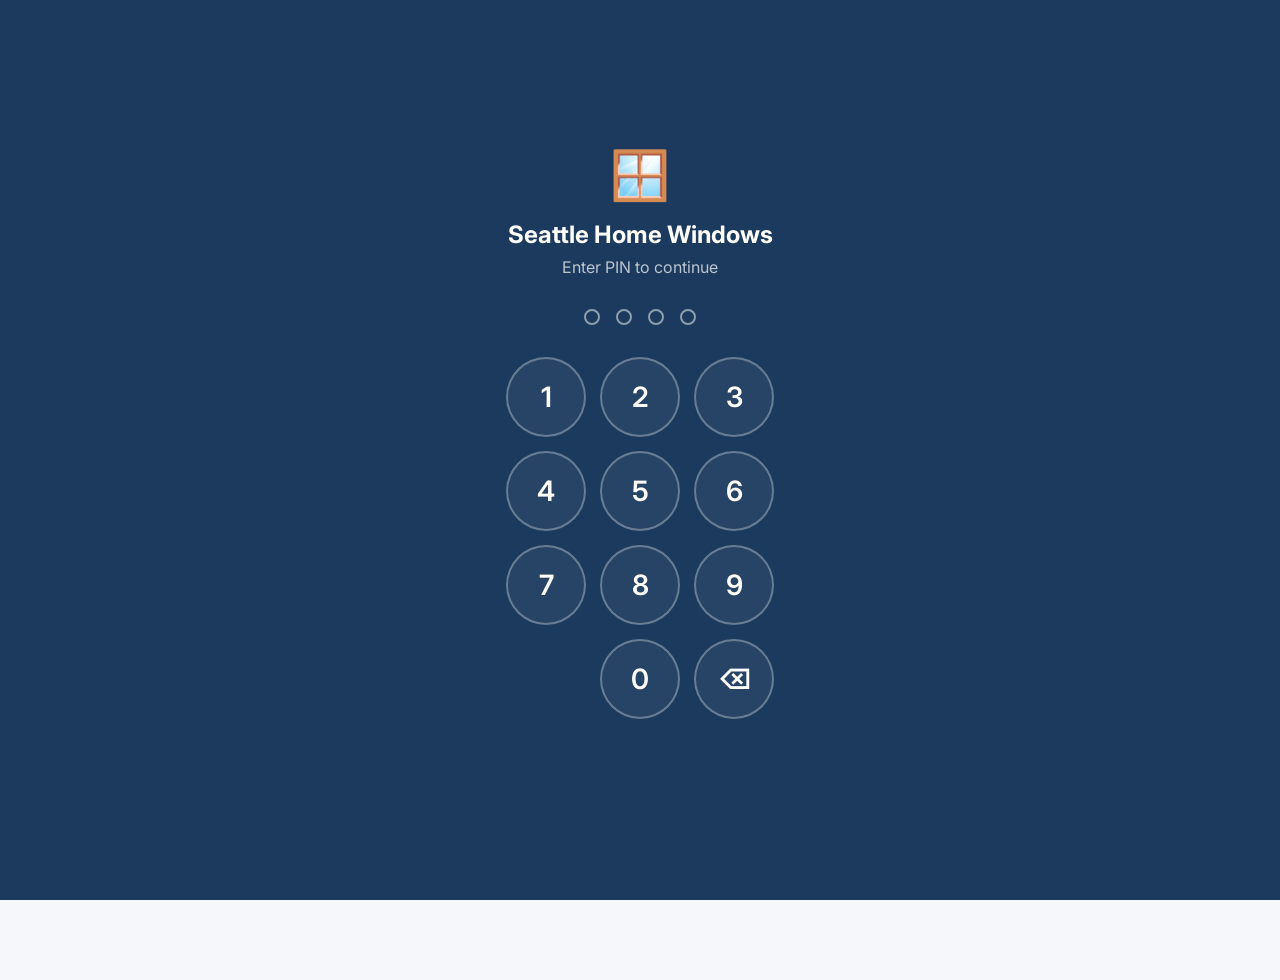
<file: index.html>
<!DOCTYPE html>
<html lang="en">
<head>
  <meta charset="UTF-8">
  <meta name="viewport" content="width=device-width, initial-scale=1.0, user-scalable=no">
  <title>Seattle Home Windows</title>
  <link rel="manifest" href="manifest.json">
  <meta name="theme-color" content="#1c3a5e">
  <meta name="apple-mobile-web-app-capable" content="yes">
  <meta name="apple-mobile-web-app-status-bar-style" content="black-translucent">
  <link rel="icon" href="icon-192.png">
  <link rel="apple-touch-icon" href="icon-192.png">
  <link rel="stylesheet" href="styles.css">
</head>
<body>
  <div class="login-screen">
    <div style="font-size:48px;margin-bottom:16px;">🪟</div>
    <h1>Seattle Home Windows</h1>
    <p>Enter PIN to continue</p>
    <div class="pin-dots" id="pinDots">
      <div class="pin-dot"></div>
      <div class="pin-dot"></div>
      <div class="pin-dot"></div>
      <div class="pin-dot"></div>
    </div>
    <div class="pin-pad">
      <button class="pin-key" onclick="pressKey('1')">1</button>
      <button class="pin-key" onclick="pressKey('2')">2</button>
      <button class="pin-key" onclick="pressKey('3')">3</button>
      <button class="pin-key" onclick="pressKey('4')">4</button>
      <button class="pin-key" onclick="pressKey('5')">5</button>
      <button class="pin-key" onclick="pressKey('6')">6</button>
      <button class="pin-key" onclick="pressKey('7')">7</button>
      <button class="pin-key" onclick="pressKey('8')">8</button>
      <button class="pin-key" onclick="pressKey('9')">9</button>
      <button class="pin-key empty"></button>
      <button class="pin-key" onclick="pressKey('0')">0</button>
      <button class="pin-key" onclick="deleteKey()">⌫</button>
    </div>
    <div class="pin-error" id="pinError"></div>
  </div>

  <script>
    // If already authed, go to jobs
    if (sessionStorage.getItem('shw_pin') === '1234') {
      window.location.href = 'jobs.html';
    }

    let pin = '';
    const dots = document.querySelectorAll('.pin-dot');
    const error = document.getElementById('pinError');

    function updateDots() {
      dots.forEach((d, i) => d.classList.toggle('filled', i < pin.length));
    }

    function pressKey(n) {
      if (pin.length >= 4) return;
      pin += n;
      error.textContent = '';
      updateDots();
      if (pin.length === 4) {
        setTimeout(() => {
          if (pin === '1234') {
            sessionStorage.setItem('shw_pin', '1234');
            window.location.href = 'jobs.html';
          } else {
            error.textContent = 'Wrong PIN';
            pin = '';
            updateDots();
            dots.forEach(d => {
              d.style.borderColor = '#ff6b6b';
              setTimeout(() => d.style.borderColor = '', 500);
            });
          }
        }, 200);
      }
    }

    function deleteKey() {
      pin = pin.slice(0, -1);
      error.textContent = '';
      updateDots();
    }

    // Register service worker
    if ('serviceWorker' in navigator) {
      navigator.serviceWorker.register('sw.js').catch(e => console.log('SW:', e));
    }
  </script>
</body>
</html>
</file>
<file: styles.css>
/* Seattle Home Windows — App Styles */
@import url('https://fonts.googleapis.com/css2?family=Inter:wght@400;500;600;700&display=swap');

:root {
  --navy: #1c3a5e;
  --navy-light: #2a5a8e;
  --blue-gray: #e8f0f8;
  --white: #ffffff;
  --light-bg: #f5f7fa;
  --text: #1a1a2e;
  --text-muted: #6b7280;
  --border: #d1d5db;
  --success: #27ae60;
  --warning: #f39c12;
  --danger: #e74c3c;
  --shadow: 0 2px 8px rgba(0,0,0,0.08);
  --shadow-lg: 0 4px 16px rgba(0,0,0,0.12);
  --radius: 12px;
  --radius-sm: 8px;
}

* { margin: 0; padding: 0; box-sizing: border-box; }

body {
  font-family: 'Inter', -apple-system, BlinkMacSystemFont, sans-serif;
  background: var(--light-bg);
  color: var(--text);
  min-height: 100vh;
  padding-bottom: 80px;
  -webkit-font-smoothing: antialiased;
}

/* Header */
.app-header {
  background: var(--navy);
  color: white;
  padding: 16px 20px;
  display: flex;
  align-items: center;
  justify-content: space-between;
  position: sticky;
  top: 0;
  z-index: 100;
  box-shadow: var(--shadow);
}
.app-header h1 {
  font-size: 18px;
  font-weight: 700;
}
.app-header .back-btn {
  color: white;
  text-decoration: none;
  font-size: 24px;
  line-height: 1;
  padding: 4px 8px;
}
.header-actions { display: flex; gap: 8px; }
.header-btn {
  background: rgba(255,255,255,0.15);
  color: white;
  border: none;
  padding: 8px 16px;
  border-radius: var(--radius-sm);
  font-size: 14px;
  font-weight: 600;
  cursor: pointer;
}
.header-btn:active { background: rgba(255,255,255,0.25); }

/* Bottom Nav */
.bottom-nav {
  position: fixed;
  bottom: 0;
  left: 0;
  right: 0;
  background: var(--white);
  border-top: 1px solid var(--border);
  display: flex;
  justify-content: space-around;
  padding: 8px 0;
  padding-bottom: max(8px, env(safe-area-inset-bottom));
  z-index: 100;
}
.nav-item {
  display: flex;
  flex-direction: column;
  align-items: center;
  text-decoration: none;
  color: var(--text-muted);
  font-size: 11px;
  font-weight: 500;
  gap: 2px;
  padding: 4px 12px;
}
.nav-item.active { color: var(--navy); }
.nav-item .nav-icon { font-size: 22px; }

/* Container */
.container { padding: 16px; max-width: 600px; margin: 0 auto; }

/* Cards */
.card {
  background: var(--white);
  border-radius: var(--radius);
  padding: 16px;
  margin-bottom: 12px;
  box-shadow: var(--shadow);
}
.card-header {
  display: flex;
  justify-content: space-between;
  align-items: center;
  margin-bottom: 12px;
}
.card-title {
  font-size: 16px;
  font-weight: 700;
  color: var(--navy);
}

/* Badges */
.badge {
  display: inline-block;
  padding: 4px 10px;
  border-radius: 20px;
  font-size: 11px;
  font-weight: 600;
  color: white;
}

/* Forms */
.form-group { margin-bottom: 14px; }
.form-label {
  display: block;
  font-size: 13px;
  font-weight: 600;
  color: var(--text-muted);
  margin-bottom: 4px;
}
.form-input, .form-select, .form-textarea {
  width: 100%;
  padding: 10px 12px;
  border: 1.5px solid var(--border);
  border-radius: var(--radius-sm);
  font-size: 15px;
  font-family: inherit;
  background: var(--white);
  color: var(--text);
  transition: border-color 0.2s;
}
.form-input:focus, .form-select:focus, .form-textarea:focus {
  outline: none;
  border-color: var(--navy);
}
.form-textarea { resize: vertical; min-height: 60px; }

/* Dimension inputs */
.dim-row {
  display: flex;
  gap: 8px;
  align-items: center;
}
.dim-row .form-input { width: 70px; text-align: center; }
.dim-row .form-select { width: 80px; }
.dim-row span { font-weight: 600; color: var(--text-muted); }

/* Inline groups */
.inline-group { display: flex; gap: 10px; }
.inline-group .form-group { flex: 1; }

/* Checkbox */
.checkbox-row {
  display: flex;
  align-items: center;
  gap: 8px;
  margin-bottom: 10px;
}
.checkbox-row input[type="checkbox"] {
  width: 20px;
  height: 20px;
  accent-color: var(--navy);
}
.checkbox-row label {
  font-size: 14px;
  font-weight: 500;
}

/* Buttons */
.btn {
  display: inline-flex;
  align-items: center;
  justify-content: center;
  gap: 6px;
  padding: 12px 20px;
  border-radius: var(--radius-sm);
  font-size: 15px;
  font-weight: 600;
  font-family: inherit;
  border: none;
  cursor: pointer;
  transition: all 0.2s;
  width: 100%;
}
.btn-primary { background: var(--navy); color: white; }
.btn-primary:active { background: var(--navy-light); }
.btn-success { background: var(--success); color: white; }
.btn-warning { background: var(--warning); color: white; }
.btn-danger { background: var(--danger); color: white; }
.btn-outline {
  background: transparent;
  color: var(--navy);
  border: 2px solid var(--navy);
}
.btn-sm { padding: 8px 14px; font-size: 13px; }
.btn + .btn { margin-top: 8px; }

/* FAB */
.fab {
  position: fixed;
  bottom: 80px;
  right: 20px;
  width: 56px;
  height: 56px;
  border-radius: 50%;
  background: var(--navy);
  color: white;
  border: none;
  font-size: 28px;
  display: flex;
  align-items: center;
  justify-content: center;
  box-shadow: var(--shadow-lg);
  cursor: pointer;
  z-index: 50;
}

/* Search */
.search-bar {
  position: relative;
  margin-bottom: 16px;
}
.search-bar input {
  width: 100%;
  padding: 12px 16px 12px 40px;
  border: 1.5px solid var(--border);
  border-radius: var(--radius);
  font-size: 15px;
  font-family: inherit;
  background: var(--white);
}
.search-bar input:focus { outline: none; border-color: var(--navy); }
.search-bar::before {
  content: '🔍';
  position: absolute;
  left: 12px;
  top: 50%;
  transform: translateY(-50%);
  font-size: 16px;
}

/* Search dropdown */
.search-results {
  position: absolute;
  top: 100%;
  left: 0;
  right: 0;
  background: var(--white);
  border: 1px solid var(--border);
  border-radius: var(--radius-sm);
  box-shadow: var(--shadow-lg);
  max-height: 200px;
  overflow-y: auto;
  z-index: 200;
  display: none;
}
.search-results.show { display: block; }
.search-result-item {
  padding: 10px 14px;
  cursor: pointer;
  border-bottom: 1px solid var(--blue-gray);
  font-size: 14px;
}
.search-result-item:hover, .search-result-item:active {
  background: var(--blue-gray);
}
.search-result-item .name { font-weight: 600; }
.search-result-item .detail { font-size: 12px; color: var(--text-muted); }

/* Job card */
.job-card {
  background: var(--white);
  border-radius: var(--radius);
  padding: 14px 16px;
  margin-bottom: 10px;
  box-shadow: var(--shadow);
  display: flex;
  justify-content: space-between;
  align-items: center;
  text-decoration: none;
  color: inherit;
  cursor: pointer;
}
.job-card:active { background: var(--blue-gray); }
.job-info h3 { font-size: 15px; font-weight: 600; margin-bottom: 2px; }
.job-info p { font-size: 13px; color: var(--text-muted); }
.job-arrow { color: var(--text-muted); font-size: 18px; }

/* Unit card */
.unit-card {
  background: var(--white);
  border: 2px solid var(--blue-gray);
  border-radius: var(--radius);
  padding: 16px;
  margin-bottom: 14px;
  position: relative;
}
.unit-card-header {
  display: flex;
  justify-content: space-between;
  align-items: center;
  margin-bottom: 12px;
}
.unit-number {
  font-size: 14px;
  font-weight: 700;
  color: var(--navy);
  background: var(--blue-gray);
  padding: 4px 10px;
  border-radius: 20px;
}
.unit-price {
  font-size: 16px;
  font-weight: 700;
  color: var(--success);
}
.delete-unit {
  background: none;
  border: none;
  color: var(--danger);
  font-size: 20px;
  cursor: pointer;
  padding: 4px;
}

/* Summary */
.summary-card {
  background: var(--navy);
  color: white;
  border-radius: var(--radius);
  padding: 20px;
  margin-bottom: 14px;
}
.summary-row {
  display: flex;
  justify-content: space-between;
  padding: 6px 0;
  font-size: 14px;
}
.summary-row.total {
  font-size: 20px;
  font-weight: 700;
  border-top: 1px solid rgba(255,255,255,0.3);
  padding-top: 12px;
  margin-top: 6px;
}
.summary-row.sub { color: rgba(255,255,255,0.7); }
.line-items { margin-bottom: 8px; }
.line-item {
  display: flex;
  justify-content: space-between;
  padding: 4px 0;
  font-size: 13px;
  color: rgba(255,255,255,0.8);
}

/* Section headers */
.section-header {
  font-size: 15px;
  font-weight: 700;
  color: var(--navy);
  margin: 20px 0 10px;
  padding-bottom: 6px;
  border-bottom: 2px solid var(--blue-gray);
}

/* Grid options (hidden by default) */
.grid-options { display: none; padding: 10px; background: var(--blue-gray); border-radius: var(--radius-sm); margin-top: 8px; }
.grid-options.show { display: block; }

/* Photo button */
.photo-btn {
  display: inline-flex;
  align-items: center;
  gap: 6px;
  padding: 8px 14px;
  background: var(--blue-gray);
  border: 1.5px dashed var(--border);
  border-radius: var(--radius-sm);
  font-size: 13px;
  color: var(--text-muted);
  cursor: pointer;
}
.photo-btn input { display: none; }

/* Modal */
.modal-overlay {
  position: fixed;
  inset: 0;
  background: rgba(0,0,0,0.5);
  z-index: 500;
  display: none;
  align-items: flex-end;
  justify-content: center;
}
.modal-overlay.show { display: flex; }
.modal-content {
  background: var(--white);
  border-radius: var(--radius) var(--radius) 0 0;
  padding: 24px 20px;
  max-height: 85vh;
  overflow-y: auto;
  width: 100%;
  max-width: 600px;
}
.modal-header {
  display: flex;
  justify-content: space-between;
  align-items: center;
  margin-bottom: 16px;
}
.modal-header h2 { font-size: 18px; font-weight: 700; }
.modal-close {
  background: none;
  border: none;
  font-size: 24px;
  cursor: pointer;
  color: var(--text-muted);
}

/* Stage selector */
.stage-pills {
  display: flex;
  flex-wrap: wrap;
  gap: 6px;
  margin: 12px 0;
}
.stage-pill {
  padding: 6px 12px;
  border-radius: 20px;
  font-size: 12px;
  font-weight: 600;
  color: white;
  cursor: pointer;
  border: 2px solid transparent;
  opacity: 0.5;
  transition: all 0.2s;
}
.stage-pill.active { opacity: 1; border-color: white; box-shadow: var(--shadow); }

/* Work order cards */
.wo-card {
  background: var(--white);
  border-radius: var(--radius);
  padding: 16px;
  margin-bottom: 12px;
  box-shadow: var(--shadow);
  border-left: 4px solid var(--warning);
}
.wo-customer { font-size: 17px; font-weight: 700; margin-bottom: 4px; }
.wo-address {
  font-size: 14px;
  color: var(--navy);
  text-decoration: none;
  display: flex;
  align-items: center;
  gap: 4px;
  margin-bottom: 8px;
}
.wo-specs { font-size: 13px; color: var(--text-muted); margin-bottom: 10px; }

/* PIN login */
.login-screen {
  display: flex;
  flex-direction: column;
  align-items: center;
  justify-content: center;
  min-height: 100vh;
  background: var(--navy);
  color: white;
  padding: 40px 20px;
}
.login-screen h1 { font-size: 24px; margin-bottom: 8px; }
.login-screen p { color: rgba(255,255,255,0.7); margin-bottom: 32px; }
.pin-dots {
  display: flex;
  gap: 16px;
  margin-bottom: 32px;
}
.pin-dot {
  width: 16px;
  height: 16px;
  border-radius: 50%;
  border: 2px solid rgba(255,255,255,0.5);
  transition: all 0.2s;
}
.pin-dot.filled { background: white; border-color: white; }
.pin-pad {
  display: grid;
  grid-template-columns: repeat(3, 72px);
  gap: 12px;
}
.pin-key {
  width: 72px;
  height: 72px;
  border-radius: 50%;
  border: 2px solid rgba(255,255,255,0.3);
  background: rgba(255,255,255,0.05);
  color: white;
  font-size: 28px;
  font-weight: 600;
  font-family: inherit;
  cursor: pointer;
  display: flex;
  align-items: center;
  justify-content: center;
}
.pin-key:active { background: rgba(255,255,255,0.2); }
.pin-key.empty { visibility: hidden; }
.pin-error {
  color: #ff6b6b;
  margin-top: 16px;
  font-size: 14px;
  min-height: 20px;
}

/* Loading */
.loading {
  text-align: center;
  padding: 40px;
  color: var(--text-muted);
}
.loading::after {
  content: '';
  display: block;
  width: 32px;
  height: 32px;
  border: 3px solid var(--border);
  border-top-color: var(--navy);
  border-radius: 50%;
  animation: spin 0.8s linear infinite;
  margin: 12px auto 0;
}
@keyframes spin { to { transform: rotate(360deg); } }

/* Empty state */
.empty-state {
  text-align: center;
  padding: 60px 20px;
  color: var(--text-muted);
}
.empty-state .icon { font-size: 48px; margin-bottom: 12px; }
.empty-state h3 { font-size: 16px; margin-bottom: 4px; color: var(--text); }

/* Detail rows */
.detail-row {
  display: flex;
  justify-content: space-between;
  padding: 8px 0;
  border-bottom: 1px solid var(--blue-gray);
  font-size: 14px;
}
.detail-label { color: var(--text-muted); font-weight: 500; }
.detail-value { font-weight: 600; }

/* Actions grid */
.actions-grid {
  display: grid;
  grid-template-columns: 1fr 1fr;
  gap: 8px;
  margin-top: 16px;
}
.actions-grid .btn { font-size: 13px; padding: 10px 8px; }

/* Toast */
.toast {
  position: fixed;
  bottom: 100px;
  left: 50%;
  transform: translateX(-50%);
  background: var(--text);
  color: white;
  padding: 12px 24px;
  border-radius: 24px;
  font-size: 14px;
  font-weight: 500;
  z-index: 1000;
  opacity: 0;
  transition: opacity 0.3s;
  pointer-events: none;
}
.toast.show { opacity: 1; }

/* Responsive */
@media (min-width: 500px) {
  .pin-pad { grid-template-columns: repeat(3, 80px); gap: 14px; }
  .pin-key { width: 80px; height: 80px; }
}
</file>
